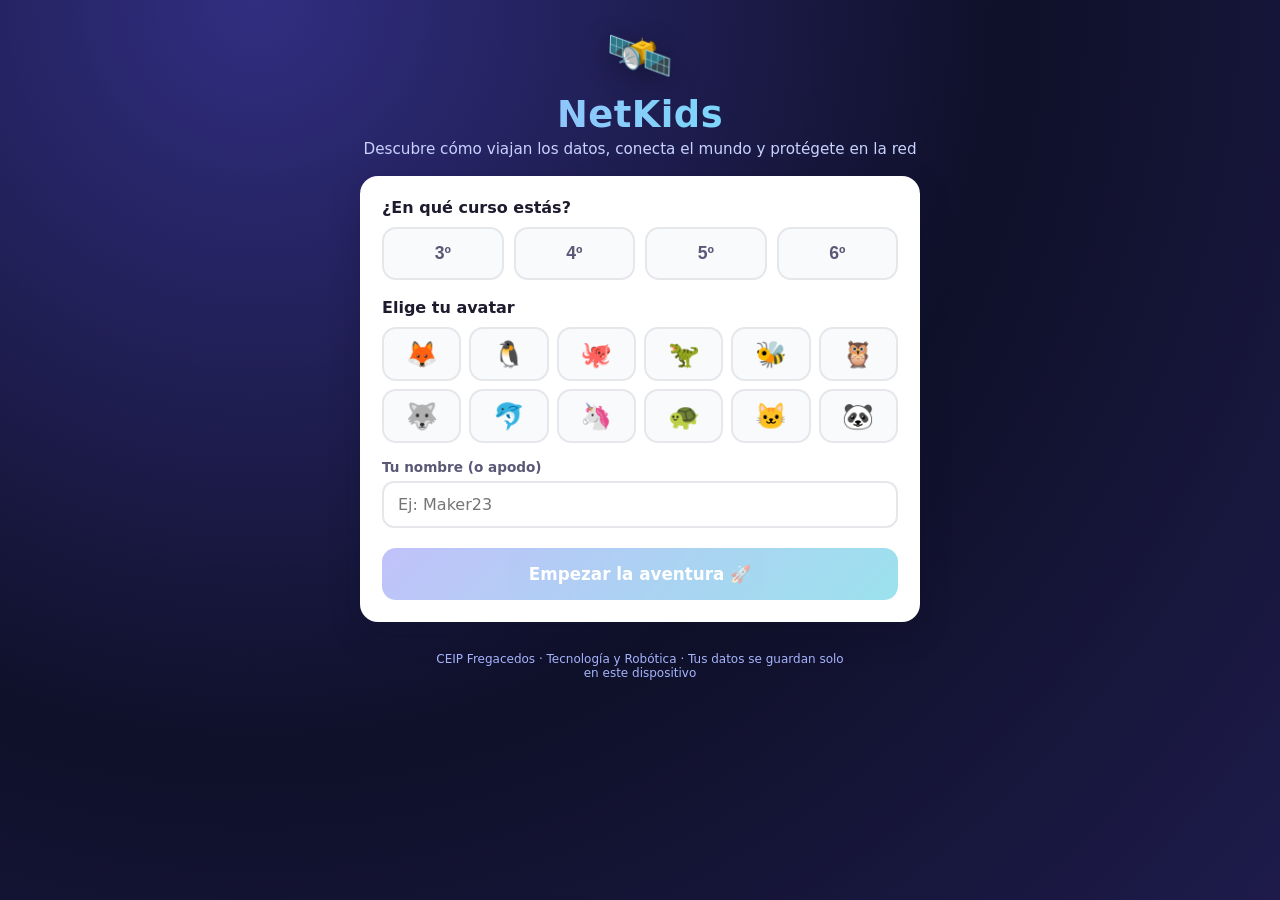
<file: index.html>
<!DOCTYPE html>
<html lang="es">
<head>
<meta charset="UTF-8">
<meta name="viewport" content="width=device-width, initial-scale=1, viewport-fit=cover">
<title>NetKids — Alfabetización en Redes e IoT</title>
<meta name="theme-color" content="#3730a3">
<meta name="description" content="App educativa de alfabetización en redes e IoT para 3º-6º de Primaria. CEIP Fregacedos.">
<link rel="manifest" href="manifest.json">
<link rel="icon" href="icon-192.png">
<link rel="apple-touch-icon" href="icon-192.png">
<link rel="stylesheet" href="styles.css">
</head>
<body>

<div id="app">

  <!-- PANTALLA 0: INICIO -->
  <section id="screen-home" class="screen active">
    <div class="home-wrap">
      <div class="brand">
        <div class="brand-logo">🛰️</div>
        <h1>NetKids</h1>
        <p class="tagline">Descubre cómo viajan los datos, conecta el mundo y protégete en la red</p>
      </div>

      <div class="card home-card">
        <h2>¿En qué curso estás?</h2>
        <div class="course-grid" id="course-grid"></div>

        <h2>Elige tu avatar</h2>
        <div class="avatar-grid" id="avatar-grid"></div>

        <label class="name-field">
          Tu nombre (o apodo)
          <input type="text" id="player-name" maxlength="18" placeholder="Ej: Maker23">
        </label>

        <button class="btn btn-primary btn-big" id="btn-start" disabled>Empezar la aventura 🚀</button>
      </div>
      <p class="footnote">CEIP Fregacedos · Tecnología y Robótica · Tus datos se guardan solo en este dispositivo</p>
    </div>
  </section>

  <!-- PANTALLA 1: MAPA DE MISIONES -->
  <section id="screen-map" class="screen">
    <header class="topbar">
      <button class="icon-btn" id="btn-map-home" title="Inicio">🏠</button>
      <div class="profile-chip">
        <span id="map-avatar">🙂</span>
        <span id="map-name">—</span>
        <span class="chip-course" id="map-course">3º</span>
      </div>
      <button class="icon-btn" id="btn-map-sandbox" title="Sandbox libre">🧪</button>
    </header>

    <div class="progress-banner">
      <div class="progress-track"><div class="progress-fill" id="global-progress-fill"></div></div>
      <span id="global-progress-text">0% completado</span>
    </div>

    <div class="modules-grid" id="modules-grid"></div>
  </section>

  <!-- PANTALLA 2: LISTA DE MISIONES DE UN MÓDULO -->
  <section id="screen-missions" class="screen">
    <header class="topbar">
      <button class="icon-btn" id="btn-missions-back" title="Volver al mapa">⬅️</button>
      <h2 id="missions-title">Módulo</h2>
      <span></span>
    </header>
    <p class="module-desc" id="missions-desc"></p>
    <div class="mission-list" id="mission-list"></div>
  </section>

  <!-- PANTALLA 3: MISIÓN ACTIVA -->
  <section id="screen-mission" class="screen">
    <header class="topbar">
      <button class="icon-btn" id="btn-mission-exit" title="Salir">⬅️</button>
      <h2 id="mission-title">Misión</h2>
      <span></span>
    </header>
    <div id="mission-stage" class="mission-stage"></div>
  </section>

  <!-- PANTALLA 4: SANDBOX (Simulador de redes estilo Cisco Packet Tracer) -->
  <section id="screen-sandbox" class="screen pt-screen">
    <div class="pt-menubar">
      <button class="icon-btn" id="btn-sandbox-back" title="Volver">⬅️</button>
      <span class="pt-title">🛰️ NetKids · Simulador de Redes</span>
      <span class="pt-tabs"><span class="pt-tab active">Lógico</span></span>
      <span class="pt-spacer"></span>
      <input type="text" id="sandbox-design-name" placeholder="Nombre de tu red (ej: Mi casa)">
      <button class="pt-btn pt-btn-primary" id="btn-sandbox-savebtn">💾 Guardar red</button>
      <button class="pt-btn" id="btn-sandbox-export">📷 Exportar imagen</button>
      <button class="pt-btn" id="btn-sandbox-clear">🗑️ Vaciar</button>
      <button class="icon-btn" id="btn-sandbox-save" hidden aria-hidden="true"></button>
    </div>

    <div class="pt-body">
      <div class="pt-workspace">
        <div class="sandbox-canvas-wrap pt-canvas-wrap">
          <div id="sandbox-canvas" class="sandbox-canvas"></div>
          <svg id="sandbox-lines" class="sandbox-lines"></svg>
          <div class="pt-hint"></div>
        </div>
        <div class="pt-tools" id="pt-tools">
          <button class="pt-tool active" data-mode="select" title="Seleccionar y mover">🖐️</button>
          <button class="pt-tool" data-mode="delete" title="Borrar (toca un aparato o un cable)">❌</button>
          <button class="pt-tool" data-act="undo" title="Deshacer la última conexión">↶</button>
        </div>
      </div>
      <div class="pt-saved-panel">
        <div class="pt-saved-title">📁 Mis redes guardadas</div>
        <div id="sandbox-saved-list" class="saved-list"></div>
      </div>
    </div>

    <div class="pt-devicebar">
      <div class="pt-cats" id="pt-cats"></div>
      <div class="pt-models"><div class="device-tray" id="device-tray"></div></div>
    </div>

    <div id="sandbox-toolbar" hidden></div>
    <div id="sandbox-legend" hidden></div>
  </section>

  <!-- TOAST / FEEDBACK -->
  <div id="toast" class="toast"></div>

</div>

<script src="app.js"></script>
</body>
</html>
</file>
<file: styles.css>
:root{
  --bg-1:#0f1029;
  --bg-2:#1e1b4b;
  --accent:#6366f1;
  --accent-2:#06b6d4;
  --accent-3:#f59e0b;
  --good:#22c55e;
  --bad:#ef4444;
  --card:#ffffff;
  --ink:#1e1b2e;
  --ink-soft:#5b5876;
  --radius:18px;
  --shadow:0 12px 30px rgba(15,16,41,.25);
  font-size:16px;
}
*{box-sizing:border-box;}
html,body{margin:0;padding:0;height:100%;}
body{
  font-family:"Segoe UI", "Trebuchet MS", system-ui, sans-serif;
  background:radial-gradient(circle at 20% 0%, #312e81 0%, var(--bg-1) 55%, var(--bg-2) 100%);
  color:var(--ink);
  min-height:100vh;
  -webkit-tap-highlight-color: transparent;
}
#app{min-height:100vh;}

.screen{display:none;min-height:100vh;padding:18px;animation:fade .25s ease;}
.screen.active{display:flex;flex-direction:column;}
@keyframes fade{from{opacity:0;transform:translateY(6px)}to{opacity:1;transform:none}}

/* ---------- HOME ---------- */
.home-wrap{max-width:560px;margin:0 auto;width:100%;display:flex;flex-direction:column;gap:18px;align-items:center;padding-top:6px;}
.brand{text-align:center;color:#fff;}
.brand-logo{font-size:54px;filter:drop-shadow(0 6px 14px rgba(0,0,0,.35));}
.brand h1{margin:6px 0 4px;font-size:2.3rem;letter-spacing:.5px;background:linear-gradient(90deg,#a5b4fc,#67e8f9);-webkit-background-clip:text;background-clip:text;color:transparent;}
.tagline{margin:0;color:#c7d2fe;font-size:.95rem;}

.card{background:var(--card);border-radius:var(--radius);box-shadow:var(--shadow);padding:22px;width:100%;}
.home-card h2{font-size:1rem;margin:0 0 10px;color:var(--ink);}
.home-card h2:not(:first-child){margin-top:18px;}

.course-grid{display:grid;grid-template-columns:repeat(4,1fr);gap:10px;}
.course-btn{
  border:2px solid #e5e7eb;background:#f8fafc;border-radius:14px;padding:14px 0;
  font-weight:700;font-size:1.1rem;cursor:pointer;transition:.15s;color:var(--ink-soft);
}
.course-btn:hover{border-color:var(--accent);}
.course-btn.selected{background:linear-gradient(135deg,var(--accent),var(--accent-2));color:#fff;border-color:transparent;box-shadow:0 6px 16px rgba(99,102,241,.35);}

.avatar-grid{display:grid;grid-template-columns:repeat(6,1fr);gap:8px;}
.avatar-btn{font-size:1.6rem;border:2px solid #e5e7eb;background:#f8fafc;border-radius:14px;padding:10px 0;cursor:pointer;transition:.15s;}
.avatar-btn:hover{border-color:var(--accent-2);}
.avatar-btn.selected{background:linear-gradient(135deg,#fde68a,#f59e0b);border-color:transparent;box-shadow:0 6px 16px rgba(245,158,11,.35);}

.name-field{display:flex;flex-direction:column;gap:6px;font-size:.85rem;color:var(--ink-soft);margin-top:16px;font-weight:600;}
.name-field input{
  font-family:inherit;font-size:1rem;padding:12px 14px;border-radius:12px;border:2px solid #e5e7eb;outline:none;
}
.name-field input:focus{border-color:var(--accent);}

.btn{border:none;border-radius:14px;font-weight:700;cursor:pointer;font-family:inherit;transition:.15s;}
.btn-primary{background:linear-gradient(135deg,var(--accent),var(--accent-2));color:#fff;box-shadow:0 8px 20px rgba(99,102,241,.35);}
.btn-primary:disabled{opacity:.4;cursor:not-allowed;box-shadow:none;}
.btn-primary:not(:disabled):hover{transform:translateY(-1px);}
.btn-secondary{background:#eef2ff;color:#3730a3;}
.btn-big{width:100%;padding:16px;font-size:1.05rem;margin-top:20px;}
.footnote{color:#a5b4fc;font-size:.75rem;text-align:center;max-width:420px;}

/* ---------- TOPBAR ---------- */
.topbar{display:flex;align-items:center;justify-content:space-between;color:#fff;margin-bottom:10px;gap:10px;}
.topbar h2{font-size:1.05rem;margin:0;flex:1;text-align:center;}
.icon-btn{background:rgba(255,255,255,.12);border:none;border-radius:12px;width:42px;height:42px;font-size:1.2rem;color:#fff;cursor:pointer;}
.icon-btn:hover{background:rgba(255,255,255,.22);}
.profile-chip{display:flex;align-items:center;gap:6px;background:rgba(255,255,255,.12);border-radius:20px;padding:6px 14px;font-weight:600;font-size:.85rem;}
.chip-course{background:rgba(255,255,255,.25);border-radius:10px;padding:2px 8px;font-size:.75rem;}

/* ---------- PROGRESS ---------- */
.progress-banner{display:flex;align-items:center;gap:10px;color:#e0e7ff;font-size:.8rem;margin-bottom:14px;}
.progress-track{flex:1;height:10px;background:rgba(255,255,255,.15);border-radius:8px;overflow:hidden;}
.progress-fill{height:100%;background:linear-gradient(90deg,var(--accent-2),var(--good));width:0%;transition:width .4s;}

/* ---------- MODULES ---------- */
.modules-grid{display:grid;grid-template-columns:repeat(auto-fit,minmax(260px,1fr));gap:16px;flex:1;}
.module-card{
  border-radius:var(--radius);padding:20px;color:#fff;cursor:pointer;position:relative;overflow:hidden;
  box-shadow:var(--shadow);transition:.18s;min-height:150px;display:flex;flex-direction:column;justify-content:space-between;
}
.module-card:hover{transform:translateY(-3px);}
.module-card .m-icon{font-size:2rem;}
.module-card h3{margin:8px 0 2px;font-size:1.1rem;}
.module-card p{margin:0;font-size:.82rem;opacity:.9;}
.module-card .m-progress{font-size:.75rem;background:rgba(0,0,0,.2);align-self:flex-start;border-radius:10px;padding:3px 10px;margin-top:10px;}
.mod-1{background:linear-gradient(135deg,#0ea5e9,#0369a1);}
.mod-2{background:linear-gradient(135deg,#f59e0b,#b45309);}
.mod-3{background:linear-gradient(135deg,#10b981,#047857);}
.mod-4{background:linear-gradient(135deg,#ef4444,#991b1b);}

/* ---------- MISSION LIST ---------- */
.module-desc{color:#dfe3ff;font-size:.88rem;margin:0 0 14px;}
.mission-list{display:flex;flex-direction:column;gap:10px;}
.mission-item{
  background:var(--card);border-radius:14px;padding:14px 16px;display:flex;align-items:center;gap:14px;cursor:pointer;box-shadow:0 6px 16px rgba(0,0,0,.15);
}
.mission-item.locked{opacity:.5;cursor:not-allowed;}
.mission-item .m-num{width:34px;height:34px;border-radius:50%;background:#eef2ff;color:#3730a3;display:flex;align-items:center;justify-content:center;font-weight:700;flex-shrink:0;}
.mission-item.done .m-num{background:var(--good);color:#fff;}
.mission-item .m-body{flex:1;}
.mission-item .m-body h4{margin:0 0 2px;font-size:.95rem;}
.mission-item .m-body p{margin:0;font-size:.78rem;color:var(--ink-soft);}
.mission-item .m-status{font-size:1.3rem;}

/* ---------- MISSION STAGE ---------- */
.mission-stage{flex:1;display:flex;flex-direction:column;gap:16px;}
.stage-card{background:var(--card);border-radius:var(--radius);padding:20px;box-shadow:var(--shadow);}
.stage-card h3{margin-top:0;}
.instructions{background:#eef2ff;color:#312e81;border-radius:12px;padding:12px 16px;font-size:.88rem;display:flex;gap:10px;align-items:flex-start;}
.instructions .bubble-icon{font-size:1.3rem;}

.device-row{display:flex;gap:14px;flex-wrap:wrap;justify-content:center;margin:10px 0;}
.device{
  background:#f8fafc;border:2px solid #e5e7eb;border-radius:16px;padding:14px;text-align:center;width:96px;cursor:grab;user-select:none;transition:.15s;
}
.device.dragging{opacity:.4;}
.device.connected{border-color:var(--good);background:#ecfdf5;}
.device .d-icon{font-size:2rem;}
.device .d-label{font-size:.72rem;margin-top:4px;color:var(--ink-soft);font-weight:600;}

.drop-zone{
  border:3px dashed #cbd5e1;border-radius:18px;min-height:120px;display:flex;align-items:center;justify-content:center;
  flex-direction:column;gap:6px;color:#94a3b8;font-size:.85rem;font-weight:600;transition:.15s;text-align:center;padding:10px;
}
.drop-zone.over{border-color:var(--accent);background:#eef2ff;color:var(--accent);}
.drop-zone.filled{border-style:solid;border-color:var(--good);background:#ecfdf5;color:#047857;}
.zones-row{display:grid;grid-template-columns:repeat(auto-fit,minmax(150px,1fr));gap:14px;}

.choice-grid{display:grid;grid-template-columns:repeat(auto-fit,minmax(200px,1fr));gap:12px;}
.choice-btn{
  background:#f8fafc;border:2px solid #e5e7eb;border-radius:14px;padding:14px;font-family:inherit;font-size:.92rem;
  cursor:pointer;text-align:left;font-weight:600;color:var(--ink);transition:.15s;
}
.choice-btn:hover{border-color:var(--accent);}
.choice-btn.correct{background:#ecfdf5;border-color:var(--good);}
.choice-btn.wrong{background:#fef2f2;border-color:var(--bad);}

.feedback-box{border-radius:12px;padding:14px 16px;font-size:.88rem;display:none;gap:10px;align-items:flex-start;}
.feedback-box.show{display:flex;}
.feedback-box.ok{background:#ecfdf5;color:#047857;}
.feedback-box.fail{background:#fff7ed;color:#9a3412;}

.career-callout{
  background:linear-gradient(135deg,#312e81,#1e1b4b);color:#e0e7ff;border-radius:14px;padding:14px 16px;font-size:.84rem;
  display:flex;gap:10px;align-items:flex-start;
}

/* packet animation */
.packet-track{position:relative;height:90px;background:#0f172a;border-radius:14px;overflow:hidden;margin:10px 0;}
.packet-node{position:absolute;top:50%;transform:translateY(-50%);font-size:1.7rem;}
.packet-line{position:absolute;top:50%;height:3px;background:#475569;left:0;right:0;}
.packet-dot{position:absolute;top:50%;width:16px;height:16px;border-radius:50%;background:var(--accent-3);transform:translate(-50%,-50%);box-shadow:0 0 10px var(--accent-3);transition:left 1s linear;}

.cipher-box{display:flex;gap:10px;flex-wrap:wrap;align-items:center;justify-content:center;font-family:monospace;font-size:1.3rem;letter-spacing:2px;background:#0f172a;color:#67e8f9;border-radius:12px;padding:16px;}

.mission-controls{display:flex;gap:10px;justify-content:flex-end;}

/* ---------- SANDBOX ---------- */
.sandbox-wrap{display:flex;gap:12px;flex:1;flex-wrap:wrap;}
.device-tray{display:flex;flex-direction:row;flex-wrap:wrap;gap:10px;background:rgba(255,255,255,.08);border-radius:16px;padding:12px;align-content:flex-start;max-width:100%;}
.sandbox-canvas-wrap{position:relative;flex:1;min-width:280px;min-height:340px;background:#0f172a;border-radius:18px;overflow:hidden;}
.sandbox-canvas{position:absolute;inset:0;}
.sandbox-lines{position:absolute;inset:0;pointer-events:none;width:100%;height:100%;}
.sb-device{
  position:absolute;width:64px;text-align:center;cursor:grab;user-select:none;color:#fff;font-size:.65rem;font-weight:700;
}
.sb-device .d-icon{font-size:1.9rem;display:block;}
.sb-device.linking{outline:3px solid var(--accent-3);border-radius:12px;}
.tray-device{background:rgba(255,255,255,.12);border-radius:12px;padding:8px 10px;text-align:center;color:#fff;font-size:.7rem;cursor:grab;width:64px;}
.tray-device .d-icon{font-size:1.6rem;display:block;}

.sandbox-actions{display:flex;gap:10px;margin-top:14px;flex-wrap:wrap;}
.sandbox-actions input{flex:1;min-width:160px;border-radius:12px;border:none;padding:12px 14px;font-family:inherit;}
.saved-list{margin-top:14px;display:flex;flex-direction:column;gap:8px;}
.saved-item{background:rgba(255,255,255,.1);color:#fff;border-radius:12px;padding:10px 14px;font-size:.85rem;display:flex;justify-content:space-between;}

/* ---------- TOAST ---------- */
.toast{
  position:fixed;bottom:24px;left:50%;transform:translateX(-50%) translateY(20px);background:#1e1b2e;color:#fff;
  padding:12px 22px;border-radius:14px;font-size:.9rem;font-weight:600;box-shadow:0 10px 30px rgba(0,0,0,.4);
  opacity:0;pointer-events:none;transition:.25s;z-index:999;
}
.toast.show{opacity:1;transform:translateX(-50%) translateY(0);}

/* ---------- TOPOLOGY ENGINE (estilo Packet Tracer) ---------- */
.cable-toolbar{display:flex;gap:10px;flex-wrap:wrap;background:#1e293b;border-radius:14px;padding:12px;margin-bottom:10px;box-shadow:0 4px 12px rgba(0,0,0,.18);}
.cable-tool{
  display:flex;align-items:center;gap:8px;border:2px solid transparent;background:rgba(255,255,255,.1);color:#fff;
  border-radius:12px;padding:10px 14px;font-size:.85rem;font-weight:700;cursor:pointer;transition:.15s;font-family:inherit;
}
.cable-tool .tool-plug{width:30px;height:26px;pointer-events:none;flex-shrink:0;background:#0b1220;}
.cable-tool:hover{background:rgba(255,255,255,.2);}
.cable-tool.active{border-color:#fff;background:rgba(255,255,255,.28);box-shadow:0 0 0 3px rgba(255,255,255,.15);}
.cable-tool.disabled{opacity:.35;cursor:not-allowed;}

/* leyenda permanente: qué pinta tiene cada conexión (fondo solido para que el texto claro se lea bien) */
.cable-legend{background:#1e293b;border-radius:14px;padding:12px 14px;margin-bottom:14px;display:flex;flex-direction:column;gap:8px;box-shadow:0 4px 12px rgba(0,0,0,.18);}
.legend-title{color:#fff;font-weight:700;font-size:.82rem;}
.legend-row{display:flex;align-items:center;gap:12px;padding:6px;border-radius:10px;transition:.15s;}
.legend-row.active{background:rgba(255,255,255,.16);}
.legend-row .tool-plug{width:38px;height:32px;pointer-events:none;flex-shrink:0;background:#0b1220;}
.legend-text{color:#f1f5f9;font-size:.76rem;line-height:1.4;}
.legend-text b{color:#fff;}

.port-list{display:flex;gap:6px;flex-wrap:wrap;justify-content:center;margin-top:6px;}
.port-dot{
  width:30px;height:26px;border-radius:6px;display:flex;align-items:center;justify-content:center;padding:2px;
  background:#0b1220;border:2px solid #475569;cursor:pointer;transition:.15s;color:#cbd5e1;position:relative;
}
.port-dot svg{width:100%;height:100%;display:block;}
.port-dot:hover{border-color:#fff;transform:scale(1.08);}
.port-dot.used{border-color:var(--good)!important;box-shadow:0 0 0 2px rgba(34,197,94,.5);}
.port-dot.pending{border-color:var(--accent-3)!important;box-shadow:0 0 0 3px rgba(245,158,11,.35);}
.port-dot.inactive{opacity:.3;}
.port-dot.flash-bad{animation:flashBad .5s;}
@keyframes flashBad{0%,100%{border-color:#475569;}50%{border-color:var(--bad);background:#7f1d1d;}}
.port-tooltip{position:absolute;bottom:115%;left:50%;transform:translateX(-50%);background:#0f172a;color:#fff;
  font-size:.62rem;padding:2px 6px;border-radius:6px;white-space:nowrap;opacity:0;pointer-events:none;transition:.15s;z-index:5;}
.port-dot:hover .port-tooltip{opacity:1;}

/* dispositivo de misión (fijo, con puertos) */
.topo-board{display:flex;gap:28px;flex-wrap:wrap;justify-content:center;align-items:flex-end;margin:14px 0;position:relative;min-height:170px;}
.topo-device{display:flex;flex-direction:column;align-items:center;gap:6px;width:132px;}
.topo-device .d-icon-big{font-size:2.4rem;}
.topo-device .d-name{font-size:.78rem;font-weight:700;color:var(--ink);text-align:center;}

/* panel trasero realista (estilo Packet Tracer) */
.device-back-panel{
  position:relative;width:100%;background:linear-gradient(160deg,#334155,#0f172a);
  border-radius:10px;padding:16px 10px 12px;color:#e2e8f0;text-align:center;
  box-shadow:inset 0 0 0 2px rgba(255,255,255,.06), 0 6px 14px rgba(0,0,0,.35);
}
.device-back-panel::before{
  content:"";position:absolute;left:12px;right:12px;top:5px;height:4px;border-radius:2px;
  background:repeating-linear-gradient(90deg, rgba(255,255,255,.18) 0 3px, transparent 3px 7px);
}
.device-back-panel .d-icon-big{font-size:2.1rem;filter:drop-shadow(0 2px 4px rgba(0,0,0,.4));}
.device-back-panel .d-name{font-size:.74rem;font-weight:700;margin-top:2px;color:#e2e8f0;}
.device-back-panel .port-list{margin-top:10px;padding-top:8px;border-top:1px dashed rgba(255,255,255,.15);}
.device-back-panel .zoom-btn{
  position:absolute;top:6px;right:6px;background:rgba(255,255,255,.15);border:none;border-radius:8px;
  width:24px;height:24px;font-size:.75rem;color:#fff;cursor:pointer;
}
.device-back-panel .zoom-btn:hover{background:rgba(255,255,255,.3);}
.device-back-panel.big{padding:18px 18px 22px;}
.device-back-panel.big .d-name{font-size:1rem;margin-top:2px;}
.back-badge{
  width:40px;height:40px;border-radius:50%;background:rgba(255,255,255,.08);display:flex;align-items:center;
  justify-content:center;font-size:1.3rem;margin:0 auto 6px;filter:grayscale(.4) opacity(.85);
}
.back-label{font-size:.68rem;color:#94a3b8;font-weight:700;letter-spacing:.3px;margin-top:2px;}

/* puertos con etiqueta visible (vista ampliada / Cisco-style) */
.port-list.with-labels{gap:16px;margin-top:14px;}
.port-item{display:flex;flex-direction:column;align-items:center;gap:5px;}
.port-item .port-tooltip{display:none;}
.port-caption{font-size:.64rem;color:#cbd5e1;text-align:center;max-width:78px;font-weight:600;}

/* pantalla de selección de tipo de conexión (dispositivos multiconexión) */
.conn-screen{display:flex;gap:4px;justify-content:center;margin-top:6px;flex-wrap:wrap;}
.conn-toggle{
  background:#1e293b;color:#cbd5e1;border:1px solid #334155;border-radius:8px;
  font-size:.6rem;font-weight:700;padding:4px 6px;cursor:pointer;font-family:inherit;
}
.conn-toggle:hover{border-color:#94a3b8;}
.conn-toggle.active{background:var(--accent);color:#fff;border-color:var(--accent);}

/* modal "vista trasera" ampliada */
.device-modal-overlay{
  position:fixed;inset:0;background:rgba(15,16,41,.78);display:flex;align-items:center;justify-content:center;
  z-index:1200;padding:20px;
}
.device-modal{
  background:#0f172a;border-radius:18px;padding:20px;max-width:360px;width:100%;position:relative;
  box-shadow:0 20px 50px rgba(0,0,0,.5);
}
.device-modal .modal-close{
  position:absolute;top:10px;right:10px;background:rgba(255,255,255,.12);border:none;border-radius:8px;
  width:28px;height:28px;color:#fff;font-size:.9rem;cursor:pointer;
}
.device-modal .modal-close:hover{background:rgba(255,255,255,.25);}
.device-modal .conn-screen{margin-top:10px;}

/* puertos "reales": el dibujo del conector (RJ45/USB/HDMI con su forma exacta, logos oficiales de WiFi/Bluetooth)
   ahora lo aporta el SVG; aquí solo se da tamaño y un marco tipo carcasa, igual que el recorte real del panel. */
.port-list.with-labels .port-dot{
  width:56px;height:48px;border:2px solid #475569;border-radius:8px;background:#0b1220;cursor:pointer;padding:4px;
}
.port-list.with-labels .port-dot[data-type="wifi"],
.port-list.with-labels .port-dot[data-type="bluetooth"]{
  border-radius:50%;width:48px;height:48px;background:#0f172a;
}
.port-list.with-labels .port-dot.used{box-shadow:0 0 0 3px var(--good);}
.port-list.with-labels .port-dot.pending{box-shadow:0 0 0 3px var(--accent-3);}

/* en la vista mini, WiFi/Bluetooth tambien redondos para diferenciarlos de los puertos con cable */
.port-dot[data-type="wifi"],
.port-dot[data-type="bluetooth"]{border-radius:50%;width:28px;height:28px;}
.topo-objective{background:#eef2ff;color:#312e81;border-radius:12px;padding:10px 14px;font-size:.82rem;margin-bottom:8px;display:flex;gap:8px;align-items:center;}
.topo-objective.done{background:#ecfdf5;color:#047857;}
.topo-objective .ob-status{font-size:1rem;}
.topo-objectives{display:flex;flex-direction:column;gap:8px;margin-top:14px;}
.topo-svg{position:absolute;inset:0;pointer-events:none;width:100%;height:100%;overflow:visible;}
.topo-board-wrap{position:relative;}

/* sandbox: puertos sobre cada dispositivo libre */
.sb-device .port-list{margin-top:2px;}
.sb-device .port-dot{width:20px;height:20px;font-size:.65rem;}

@media (max-width:480px){
  .course-grid{grid-template-columns:repeat(4,1fr);}
  .avatar-grid{grid-template-columns:repeat(5,1fr);}
}

/* ============================================================
   SIMULADOR DE RED — estética Cisco Packet Tracer (solo sandbox)
   ============================================================ */
.pt-screen{padding:10px;gap:8px;background:#cdd6e4;}
.pt-screen.active{display:flex;flex-direction:column;}

/* barra de menú superior */
.pt-menubar{display:flex;align-items:center;gap:8px;background:linear-gradient(#26456f,#1f3050);
  border-radius:10px 10px 0 0;padding:8px 10px;color:#fff;flex-wrap:wrap;}
.pt-menubar .icon-btn{width:38px;height:38px;background:rgba(255,255,255,.14);}
.pt-title{font-weight:700;font-size:.92rem;white-space:nowrap;}
.pt-tabs{display:flex;align-items:flex-end;}
.pt-tab{background:#2d4670;color:#cfe0ff;border-radius:6px 6px 0 0;padding:5px 14px;font-size:.76rem;font-weight:700;}
.pt-tab.active{background:#f4f7fb;color:#1f3050;}
.pt-spacer{flex:1;}
.pt-menubar input{border:none;border-radius:8px;padding:8px 10px;font-family:inherit;font-size:.82rem;min-width:140px;color:#1e293b;}
.pt-btn{background:#2d4670;color:#fff;border:none;border-radius:8px;padding:9px 13px;font-weight:700;font-size:.8rem;cursor:pointer;font-family:inherit;transition:.15s;}
.pt-btn:hover{background:#365a9c;}
.pt-btn-primary{background:#2563eb;}
.pt-btn-primary:hover{background:#1d4ed8;}

/* cuerpo: lienzo + panel de guardadas */
.pt-body{display:flex;gap:10px;flex:1;min-height:0;flex-wrap:wrap;}
.pt-workspace{position:relative;flex:1;display:flex;min-width:260px;min-height:380px;}
.pt-canvas-wrap{flex:1;background:#f4f7fb;
  background-image:linear-gradient(#dde6f2 1px,transparent 1px),linear-gradient(90deg,#dde6f2 1px,transparent 1px);
  background-size:26px 26px;border:1px solid #aebccf;border-radius:6px;overflow:hidden;position:relative;min-height:380px;}
.pt-canvas-wrap.del{cursor:crosshair;}
.pt-canvas-wrap .sandbox-lines{pointer-events:none;}
.pt-hint{position:absolute;left:50%;bottom:8px;transform:translateX(-50%);background:rgba(31,48,80,.85);color:#fff;
  font-size:.72rem;padding:5px 12px;border-radius:20px;pointer-events:none;white-space:nowrap;max-width:94%;overflow:hidden;text-overflow:ellipsis;}

/* herramientas laterales (seleccionar / borrar) */
.pt-tools{position:absolute;top:8px;right:8px;display:flex;flex-direction:column;gap:6px;background:#1f3050;
  border-radius:10px;padding:6px;z-index:6;box-shadow:0 4px 12px rgba(0,0,0,.3);}
.pt-tool{width:40px;height:40px;border:none;border-radius:8px;background:#2d4670;color:#fff;font-size:1.15rem;cursor:pointer;transition:.15s;}
.pt-tool:hover{background:#365a9c;}
.pt-tool.active{background:#2563eb;box-shadow:0 0 0 2px rgba(255,255,255,.35);}

/* panel de redes guardadas */
.pt-saved-panel{width:200px;background:#1f3050;border-radius:8px;padding:12px;color:#fff;display:flex;flex-direction:column;gap:8px;}
.pt-saved-title{font-weight:700;font-size:.82rem;}
.pt-saved-panel .saved-list{margin-top:0;}
.pt-saved-panel .saved-item{background:rgba(255,255,255,.1);border-radius:10px;padding:8px 10px;font-size:.74rem;flex-direction:column;gap:2px;align-items:flex-start;}
.saved-empty{color:#a9bbd8;font-size:.74rem;}

/* barra inferior de dispositivos */
.pt-devicebar{background:#e8edf5;border:1px solid #c4cedd;border-radius:0 0 10px 10px;}
.pt-cats{display:flex;gap:6px;padding:7px 8px;border-bottom:1px solid #d4dcea;flex-wrap:wrap;}
.pt-cat{display:flex;align-items:center;gap:6px;border:1px solid transparent;background:transparent;border-radius:8px;
  padding:7px 13px;font-weight:700;font-size:.8rem;color:#475569;cursor:pointer;font-family:inherit;transition:.15s;}
.pt-cat:hover{background:#dbe3ef;}
.pt-cat.active{background:#fff;border-color:#9db5d8;color:#1d4ed8;box-shadow:0 1px 3px rgba(0,0,0,.12);}
.pt-models{padding:8px;min-height:78px;}
.pt-models .device-tray{background:transparent;padding:0;flex-direction:row;gap:8px;max-width:100%;}

/* modelos de dispositivo en la bandeja inferior */
.pt-models .tray-device{background:#fff;color:#1e293b;border:1px solid #c4cedd;border-radius:10px;width:78px;
  padding:6px 4px;display:flex;flex-direction:column;align-items:center;gap:3px;font-weight:600;font-size:.66rem;text-align:center;transition:.15s;cursor:grab;}
.pt-models .tray-device:hover{border-color:#2563eb;box-shadow:0 3px 8px rgba(37,99,235,.2);transform:translateY(-2px);}
.tray-glyph svg{width:38px;height:38px;display:block;}
.tray-label{line-height:1.1;}

/* cables dentro de la pestaña Conexiones */
.pt-models .cable-tool{background:#fff;color:#1e293b;border:1px solid #c4cedd;}
.pt-models .cable-tool:hover{background:#eef3fb;}
.pt-models .cable-tool.active{background:#dbeafe;border-color:#2563eb;color:#1d4ed8;box-shadow:0 0 0 2px rgba(37,99,235,.25);}
.pt-models .cable-tool .tool-plug{background:#0b1220;}

/* dispositivos colocados en el lienzo */
.pt-canvas-wrap .sb-device{width:auto;color:#1e293b;}
.sb-device .sb-body{display:flex;flex-direction:column;align-items:center;gap:1px;cursor:grab;}
.sb-glyph svg{width:48px;height:48px;display:block;filter:drop-shadow(0 2px 3px rgba(0,0,0,.25));}
.sb-name{font-size:.66rem;font-weight:700;color:#1e293b;background:rgba(255,255,255,.7);border-radius:4px;padding:0 4px;white-space:nowrap;}
.sandbox-canvas.delete-mode .sb-device .sb-body{cursor:pointer;}
.sandbox-canvas.delete-mode .sb-device:hover .sb-glyph svg{filter:drop-shadow(0 0 5px #ef4444);}
.pt-canvas-wrap .sb-device .port-dot{background:#0b1220;}

@media (max-width:720px){
  .pt-saved-panel{width:100%;}
  .pt-title{font-size:.8rem;}
}

/* táctil: permitir mover con el dedo sin desplazar la página */
.sb-device{touch-action:none;}
.sb-device .sb-body{touch-action:none;}
.pt-canvas-wrap .port-dot{touch-action:manipulation;}
.tray-device{touch-action:manipulation;}

/* ============================================================
   MÓDULO 4: separador de secciones y panel de resultados
   ============================================================ */
.mission-group-title{font-size:.72rem;font-weight:800;letter-spacing:.03em;text-transform:uppercase;
  color:var(--ink-soft);margin:6px 2px 0;padding-top:10px;border-top:1px dashed #d8dee9;}
.mission-list .mission-group-title:first-child{border-top:none;padding-top:0;margin-top:0;}

.module-results-panel{margin-top:4px;}
.results-summary{background:#f8fafc;border:1px solid #e2e8f0;border-radius:14px;padding:12px 14px;display:flex;flex-direction:column;gap:6px;}
.results-title{font-weight:800;font-size:.85rem;color:#1e293b;}
.results-bar{height:8px;border-radius:6px;background:#e2e8f0;overflow:hidden;}
.results-fill{height:100%;background:linear-gradient(90deg,var(--accent-2),var(--good));width:0%;transition:width .4s;}
.results-stats{font-size:.76rem;color:var(--ink-soft);}
.results-summary .btn{align-self:flex-start;margin-top:4px;}

/* ===== v9 (octubre 2026): conexión en dos toques, deshacer y puertos con nombre ===== */
.step-bar{background:#eef2ff;color:#312e81;border:2px solid #c7d2fe;border-radius:12px;padding:10px 14px;font-size:.88rem;margin:6px 0 4px;line-height:1.4;}
.step-bar.waiting{background:#fffbeb;border-color:#f59e0b;color:#78350f;}
.step-bar.done{background:#ecfdf5;border-color:#22c55e;color:#065f46;}
.step-bar .muted{opacity:.8;font-size:.82rem;}
.connect-tools{display:flex;gap:8px;flex-wrap:wrap;margin:6px 0 10px;}
.connect-tools .btn{padding:9px 14px;font-size:.84rem;}
.mission-controls .btn{padding:10px 16px;}
.topo-board-wrap{position:relative;}
.topo-board{position:relative;z-index:1;}
.topo-svg{z-index:2;}
.topo-device{width:auto;min-width:132px;}
.device-back-panel .d-glyph svg{width:56px;height:56px;display:block;margin:0 auto;filter:drop-shadow(0 2px 4px rgba(0,0,0,.4));}
.device-back-panel .port-list.with-labels{gap:10px;margin-top:10px;}
.device-back-panel .port-list.with-labels .port-dot{width:46px;height:40px;}
.device-back-panel .port-list.with-labels .port-dot[data-type="wifi"],
.device-back-panel .port-list.with-labels .port-dot[data-type="bluetooth"]{width:40px;height:40px;}
.port-caption{font-size:.68rem;}
.cable-legend .legend-row .tool-plug{width:46px;height:38px;}
.cable-legend.in-tray{background:transparent;box-shadow:none;flex-direction:row;flex-wrap:wrap;gap:10px;padding:4px;margin:0;}
.cable-legend.in-tray .legend-row{background:#1e293b;max-width:300px;}
/* simulador: puertos más grandes para el dedo y con su nombre */
.sb-device .port-list.with-labels{gap:4px;margin-top:2px;}
.sb-device .port-list.with-labels .port-dot{width:30px;height:26px;padding:2px;border-width:2px;}
.sb-device .port-list.with-labels .port-dot[data-type="wifi"],
.sb-device .port-list.with-labels .port-dot[data-type="bluetooth"]{width:28px;height:28px;}
.sb-device .port-item{gap:1px;}
.sb-device .port-caption{font-size:.55rem;color:#1e293b;max-width:44px;line-height:1;}
.pt-hint{max-width:92%;white-space:normal;text-align:center;font-size:.74rem;}
.pt-tool[data-act="undo"]{font-size:1.4rem;font-weight:700;color:#1e293b;}
.cable-legend[hidden]{display:none!important;}
/* los cables van por debajo de los aparatos: así nunca tapan un puerto */
.topo-svg{z-index:2;}
.topo-board{z-index:1;}
.topo-board{row-gap:70px;padding-bottom:40px;}
.pt-canvas-wrap .sandbox-lines{z-index:1;}
.pt-canvas-wrap .sandbox-canvas{z-index:2;pointer-events:none;}
.pt-canvas-wrap .sandbox-canvas .sb-device{pointer-events:auto;}
.pt-canvas-wrap .pt-hint{z-index:3;pointer-events:none;}

.sb-device .port-list.with-labels{gap:6px;} .sb-device .port-caption{max-width:none;white-space:nowrap;}

/* redes guardadas: abrir / eliminar */
.saved-name{font-weight:700;}
.saved-actions{display:flex;gap:6px;margin-top:4px;}
.saved-btn{border:none;border-radius:8px;padding:6px 10px;font-family:inherit;font-size:.72rem;font-weight:700;cursor:pointer;background:#2563eb;color:#fff;touch-action:manipulation;}
.saved-btn:hover{background:#1d4ed8;}
.saved-btn-del{background:#7f1d1d;}
.saved-btn-del:hover{background:#991b1b;}
</file>
